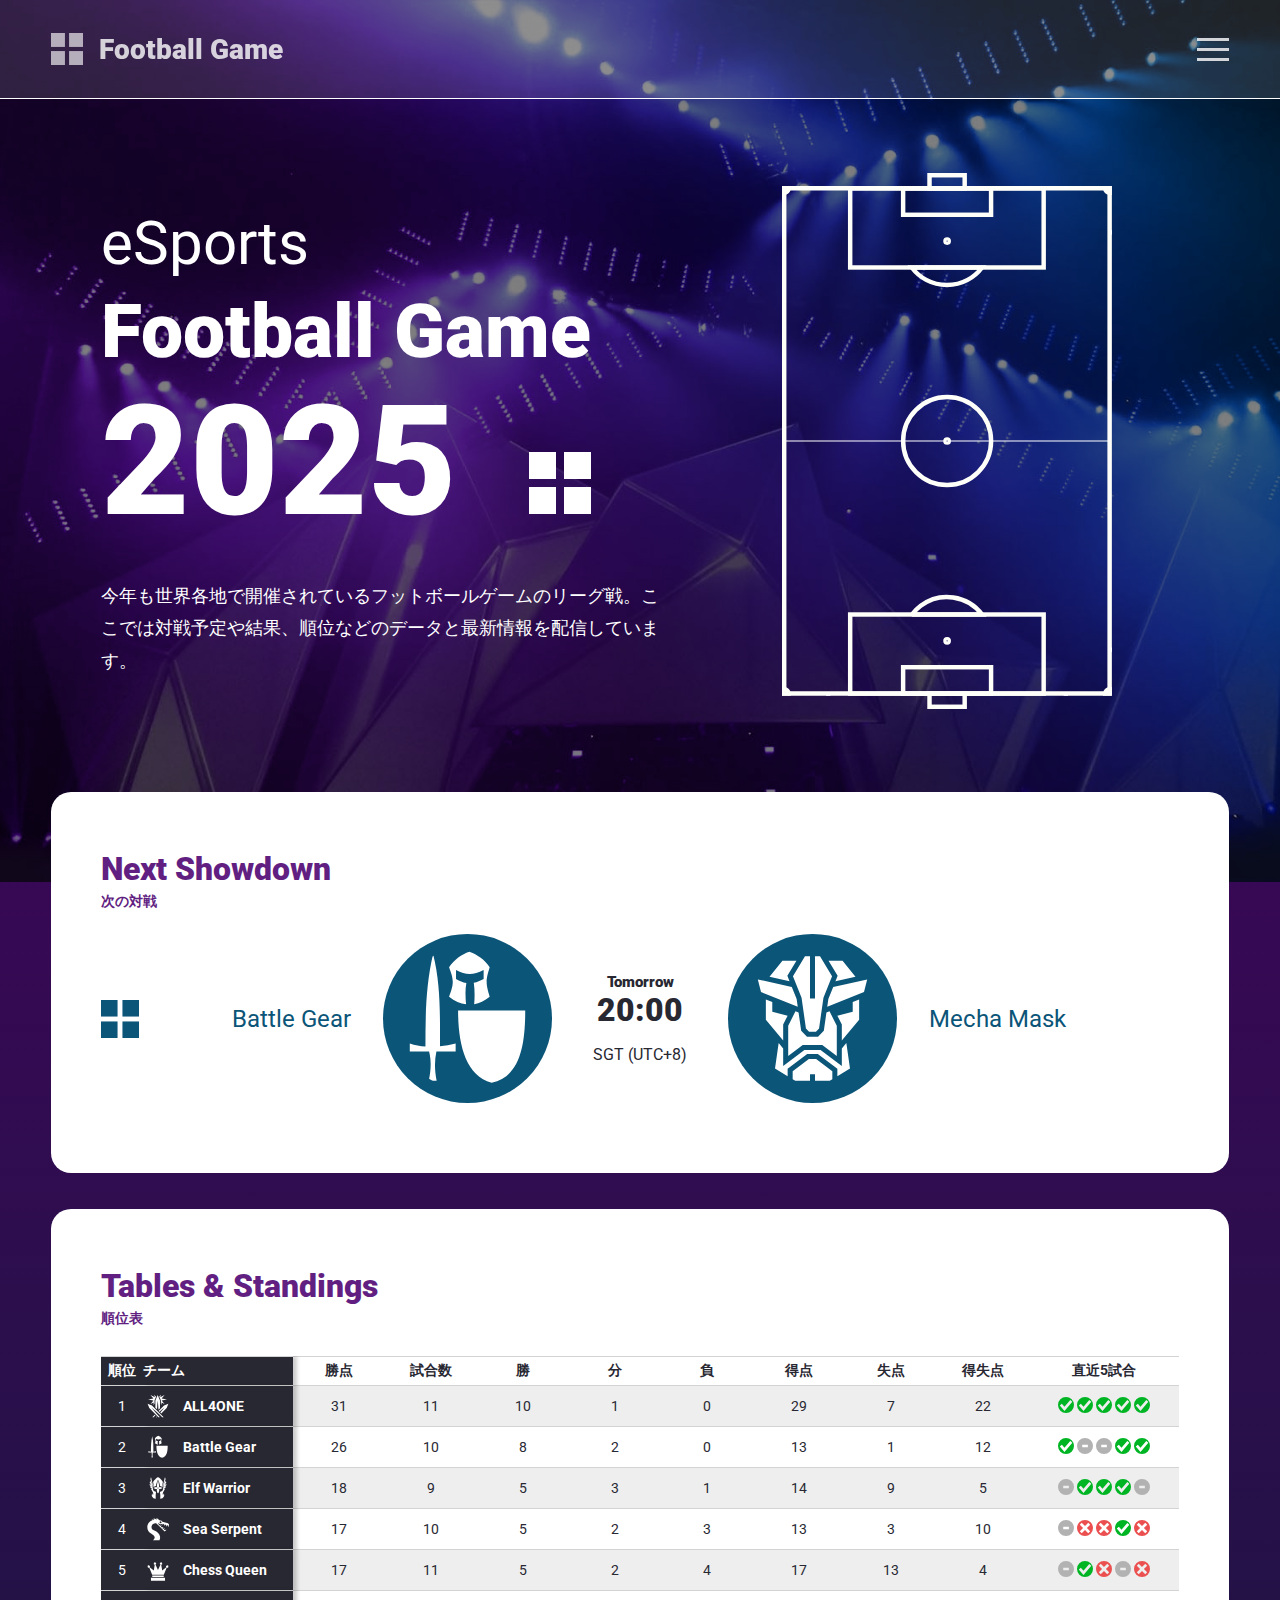
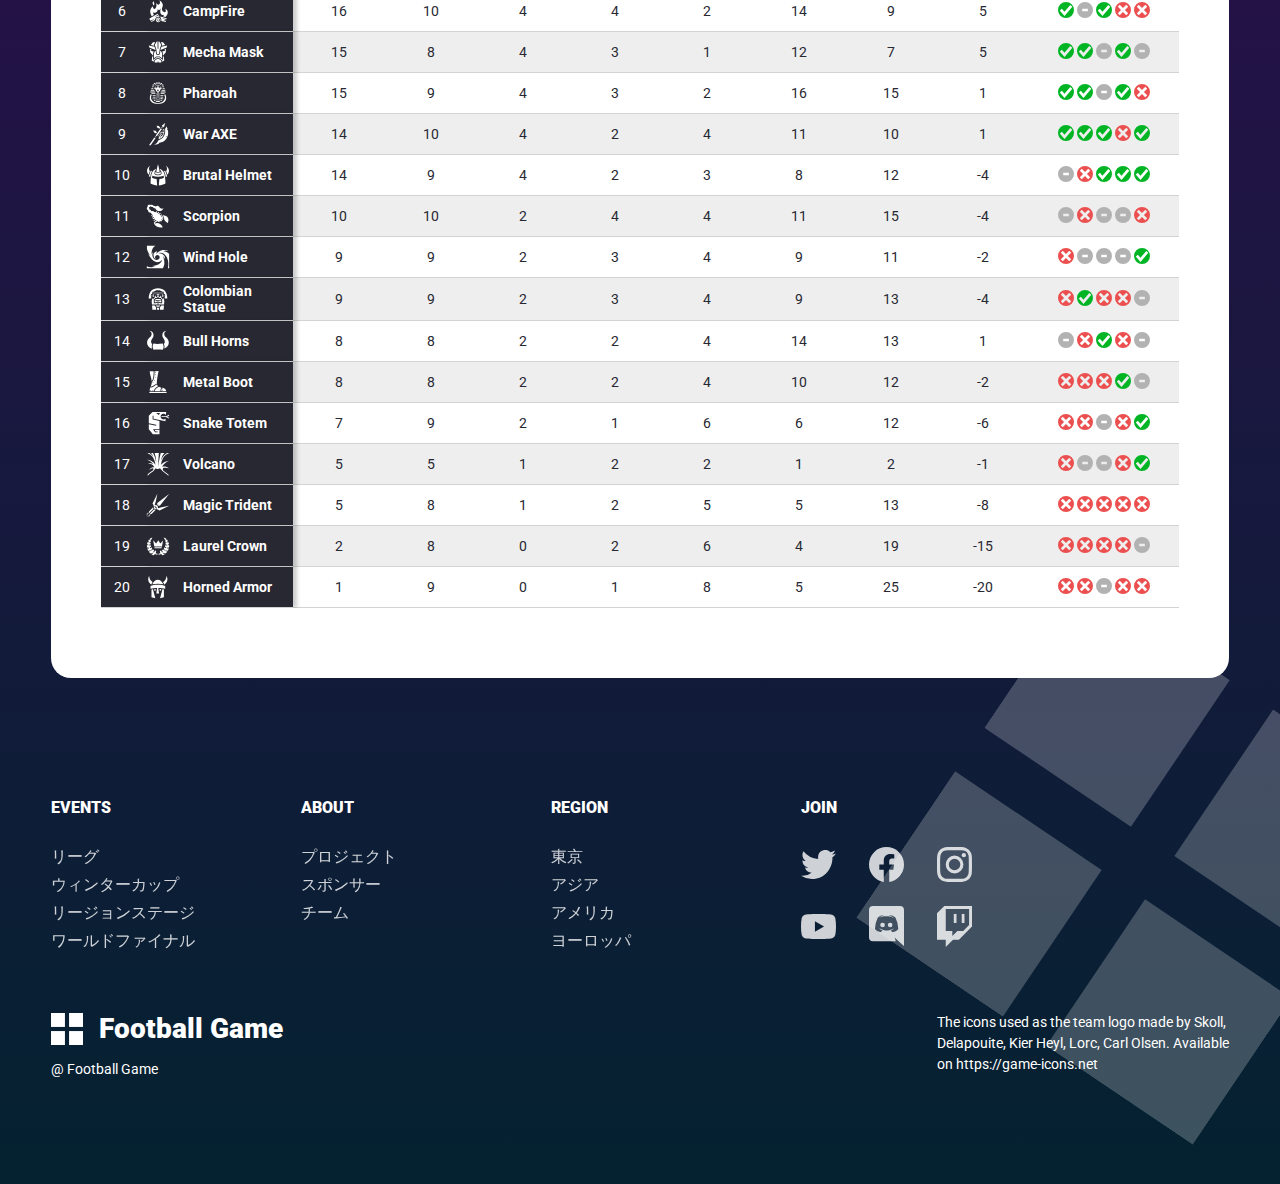
<file: practice07/case-study/index.html>
<!DOCTYPE html>
<html lang="ja">
<head>
	<meta charset="UTF-8">
	<meta name="viewport" content="width=device-width">
	<title>Football Game</title>

	<link rel="preconnect" href="https://fonts.gstatic.com">
	<link href="https://fonts.googleapis.com/css2?family=Roboto:wght@400;900&display=swap" rel="stylesheet">
	<link rel="stylesheet" href="style.css">
</head>
<body>

<header class="header">
	<div class="container">
		<div class="site">
			<img src="img/logo.svg" alt="">
			Football Game
		</div>

		<button class="navbtn"
		 onClick="document.querySelector('html').classList.toggle('open')">
			<span class="navbtn-bar"></span>
			<span class="sr-only">MENU</span>
		</button>

		<nav class="nav">
			<ul class="nav-menu">
				<li><a href="#">Next Showdown <span>次の対戦</span></a></li>
				<li><a href="#">Tables & Standings <span>順位表</span></a></li>
				<li><a href="#">Teams <span>チーム</span></a></li>
			</ul>

			<ul class="nav-sns">
				<li><a href="#"><img src="img-sns/logo-twitter.svg" alt="Twitter"></a></li>
				<li><a href="#"><img src="img-sns/logo-facebook.svg" alt="Facebook"></a></li>
				<li><a href="#"><img src="img-sns/logo-instagram.svg" alt="Instagram"></a></li>
				<li><a href="#"><img src="img-sns/logo-youtube.svg" alt="YouTube"></a></li>
				<li><a href="#"><img src="img-sns/logo-discord.svg" alt="Discord"></a></li>
				<li><a href="#"><img src="img-sns/logo-twitch.svg" alt="Twitch"></a></li>
			</ul>
		</nav>
	</div>
</header>

<div class="hero">
	<div class="hero-placeholder"
	style="background-image: url('[data-uri]')"></div>
	<div class="hero-main" style="background-image: url('img/hero.jpg');"></div>

	<div class="contents container">
		<figure>
			<img src="img/field.svg" alt="" width="151" height="245">
		</figure>
		<div class="text">
			<h1>
				<span class="title01"><span>eSports</span></span>
				<span class="title02"><span>Football Game</span></span>
				<span class="title03"><span>2025<img src="img/logo.svg" alt="" width="62" height="62"></span></span>
			</h1>
			<p>今年も世界各地で開催されているフットボールゲームのリーグ戦。ここでは対戦予定や結果、順位などのデータと最新情報を配信しています。</p>
		</div>
	</div>
</div>

<main class="container">

	<section class="showdown">
		<h2>Next Showdown</h2>
		<p>次の対戦</p>

		<div class="teams">
			<div class="team home">
				<img src="img-team/battle-gear.svg" alt="">
				Battle Gear
			</div>

			<div class="kickoff">
				<span class="date">Tomorrow</span>
				<span class="time">20:00</span>
				<span class="timezone">SGT (UTC+8)</span>
			</div>

			<div class="team away">
				<img src="img-team/mecha-mask.svg" alt="">
				Mecha Mask
			</div>
		</div>
	</section>

	<section class="standings">
		<h2>Tables & Standings</h2>
		<p>順位表</p>

		<div class="table-wrapper">
		<table class="table">
			<thead>
				<tr>
					<th>順位</th>
					<th>チーム</th>
					<th><span>勝点</span></th>
					<th><span>試合数</span></th>
					<th><span>勝</span></th>
					<th><span>分</span></th>
					<th><span>負</span></th>
					<th><span>得点</span></th>
					<th><span>失点</span></th>
					<th><span>得失点</span></th>
					<th>直近5試合</th>
				</tr>
			</thead>
			<tbody>
				<tr>	
					<th>1</th>
					<th>
						<a href="#">
							<img src="img-team/all4one.svg" alt="">
							ALL4ONE
						</a>
					</th>
					<td>31</td>
					<td>11</td>
					<td>10</td>
					<td>1</td>
					<td>0</td>
					<td>29</td>
					<td>7</td>
					<td>22</td>
					<td>
						<img src="img/win.svg" alt="勝ち">
						<img src="img/win.svg" alt="勝ち">
						<img src="img/win.svg" alt="勝ち">
						<img src="img/win.svg" alt="勝ち">
						<img src="img/win.svg" alt="勝ち">
					</td>
				</tr>
				<tr>
					<th>2</th>
					<th>
						<a href="#">
							<img src="img-team/battle-gear.svg" alt="">
							Battle Gear
						</a>
					</th>
					<td>26</td>
					<td>10</td>
					<td>8</td>
					<td>2</td>
					<td>0</td>
					<td>13</td>
					<td>1</td>
					<td>12</td>
					<td>
						<img src="img/win.svg" alt="勝ち">
						<img src="img/draw.svg" alt="引き分け">
						<img src="img/draw.svg" alt="引き分け">
						<img src="img/win.svg" alt="勝ち">
						<img src="img/win.svg" alt="勝ち">
					</td>
				</tr>
				<tr>
					<th>3</th>
					<th>
						<a href="#">
							<img src="img-team/elf-helmet.svg" alt="">
							Elf Warrior
						</a>
					</th>
					<td>18</td>
					<td>9</td>
					<td>5</td>
					<td>3</td>
					<td>1</td>
					<td>14</td>
					<td>9</td>
					<td>5</td>
					<td>
						<img src="img/draw.svg" alt="引き分け">
						<img src="img/win.svg" alt="勝ち">
						<img src="img/win.svg" alt="勝ち">
						<img src="img/win.svg" alt="勝ち">
						<img src="img/draw.svg" alt="引き分け">
					</td>
				</tr>
				<tr>
					<th>4</th>
					<th>
						<a href="#">
							<img src="img-team/sea-serpent.svg" alt="">
							Sea Serpent
						</a>
					</th>
					<td>17</td>
					<td>10</td>
					<td>5</td>
					<td>2</td>
					<td>3</td>
					<td>13</td>
					<td>3</td>
					<td>10</td>
					<td>
						<img src="img/draw.svg" alt="引き分け">
						<img src="img/lose.svg" alt="負け">
						<img src="img/lose.svg" alt="負け">
						<img src="img/win.svg" alt="勝ち">
						<img src="img/lose.svg" alt="負け">
					</td>
				</tr>
				<tr>
					<th>5</th>
					<th>
						<a href="#">
							<img src="img-team/chess-queen.svg" alt="">
							Chess Queen
						</a>
					</th>
					<td>17</td>
					<td>11</td>
					<td>5</td>
					<td>2</td>
					<td>4</td>
					<td>17</td>
					<td>13</td>
					<td>4</td>
					<td>
						<img src="img/draw.svg" alt="引き分け">
						<img src="img/win.svg" alt="勝ち">
						<img src="img/lose.svg" alt="負け">
						<img src="img/draw.svg" alt="引き分け">
						<img src="img/lose.svg" alt="負け">
					</td>
				</tr>
				<tr>
					<th>6</th>
					<th>
						<a href="#">
							<img src="img-team/campfire.svg" alt="">
							CampFire
						</a>
					</th>
					<td>16</td>
					<td>10</td>
					<td>4</td>
					<td>4</td>
					<td>2</td>
					<td>14</td>
					<td>9</td>
					<td>5</td>
					<td>
						<img src="img/win.svg" alt="勝ち">
						<img src="img/draw.svg" alt="引き分け">
						<img src="img/win.svg" alt="勝ち">
						<img src="img/lose.svg" alt="負け">
						<img src="img/lose.svg" alt="負け">
					</td>
				</tr>
				<tr>
					<th>7</th>
					<th>
						<a href="#">
							<img src="img-team/mecha-mask.svg" alt="">
							Mecha Mask
						</a>
					</th>
					<td>15</td>
					<td>8</td>
					<td>4</td>
					<td>3</td>
					<td>1</td>
					<td>12</td>
					<td>7</td>
					<td>5</td>
					<td>
						<img src="img/win.svg" alt="勝ち">
						<img src="img/win.svg" alt="勝ち">
						<img src="img/draw.svg" alt="引き分け">
						<img src="img/win.svg" alt="勝ち">
						<img src="img/draw.svg" alt="引き分け">
					</td>
				</tr>
				<tr>
					<th>8</th>
					<th>
						<a href="#">
							<img src="img-team/pharoah.svg" alt="">
							Pharoah
						</a>
					</th>
					<td>15</td>
					<td>9</td>
					<td>4</td>
					<td>3</td>
					<td>2</td>
					<td>16</td>
					<td>15</td>
					<td>1</td>
					<td>
						<img src="img/win.svg" alt="勝ち">
						<img src="img/win.svg" alt="勝ち">
						<img src="img/draw.svg" alt="引き分け">
						<img src="img/win.svg" alt="勝ち">
						<img src="img/lose.svg" alt="負け">
					</td>
				</tr>
				<tr>
					<th>9</th>
					<th>
						<a href="#">
							<img src="img-team/war-axe.svg" alt="">
							War AXE
						</a>
					</th>
					<td>14</td>
					<td>10</td>
					<td>4</td>
					<td>2</td>
					<td>4</td>
					<td>11</td>
					<td>10</td>
					<td>1</td>
					<td>
						<img src="img/win.svg" alt="勝ち">
						<img src="img/win.svg" alt="勝ち">
						<img src="img/win.svg" alt="勝ち">
						<img src="img/lose.svg" alt="負け">
						<img src="img/win.svg" alt="勝ち">
					</td>
				</tr>
				<tr>
					<th>10</th>
					<th>
						<a href="#">
							<img src="img-team/brutal-helmet.svg" alt="">
							Brutal Helmet
						</a>
					</th>
					<td>14</td>
					<td>9</td>
					<td>4</td>
					<td>2</td>
					<td>3</td>
					<td>8</td>
					<td>12</td>
					<td>-4</td>
					<td>
						<img src="img/draw.svg" alt="引き分け">
						<img src="img/lose.svg" alt="負け">
						<img src="img/win.svg" alt="勝ち">
						<img src="img/win.svg" alt="勝ち">
						<img src="img/win.svg" alt="勝ち">
					</td>
				</tr>
				<tr>
					<th>11</th>
					<th>
						<a href="#">
							<img src="img-team/scorpion.svg" alt="">
							Scorpion
						</a>
					</th>
					<td>10</td>
					<td>10</td>
					<td>2</td>
					<td>4</td>
					<td>4</td>
					<td>11</td>
					<td>15</td>
					<td>-4</td>
					<td>
						<img src="img/draw.svg" alt="引き分け">
						<img src="img/lose.svg" alt="負け">
						<img src="img/draw.svg" alt="引き分け">
						<img src="img/draw.svg" alt="引き分け">
						<img src="img/lose.svg" alt="負け">
					</td>
				</tr>
				<tr>
					<th>12</th>
					<th>
						<a href="#">
							<img src="img-team/wind-hole.svg" alt="">
							Wind Hole
						</a>
					</th>
					<td>9</td>
					<td>9</td>
					<td>2</td>
					<td>3</td>
					<td>4</td>
					<td>9</td>
					<td>11</td>
					<td>-2</td>
					<td>
						<img src="img/lose.svg" alt="負け">
						<img src="img/draw.svg" alt="引き分け">
						<img src="img/draw.svg" alt="引き分け">
						<img src="img/draw.svg" alt="引き分け">
						<img src="img/win.svg" alt="勝ち">
					</td>
				</tr>
				<tr>
					<th>13</th>
					<th>
						<a href="#">
							<img src="img-team/colombian-statue.svg" alt="">
							Colombian Statue
						</a>
					</th>
					<td>9</td>
					<td>9</td>
					<td>2</td>
					<td>3</td>
					<td>4</td>
					<td>9</td>
					<td>13</td>
					<td>-4</td>
					<td>
						<img src="img/lose.svg" alt="負け">
						<img src="img/win.svg" alt="勝ち">
						<img src="img/lose.svg" alt="負け">
						<img src="img/lose.svg" alt="負け">
						<img src="img/draw.svg" alt="引き分け">
					</td>
				</tr>
				<tr>
					<th>14</th>
					<th>
						<a href="#">
							<img src="img-team/bull-horns.svg" alt="">
							Bull Horns
						</a>
					</th>
					<td>8</td>
					<td>8</td>
					<td>2</td>
					<td>2</td>
					<td>4</td>
					<td>14</td>
					<td>13</td>
					<td>1</td>
					<td>
						<img src="img/draw.svg" alt="引き分け">
						<img src="img/lose.svg" alt="負け">
						<img src="img/win.svg" alt="勝ち">
						<img src="img/lose.svg" alt="負け">
						<img src="img/draw.svg" alt="引き分け">
					</td>
				</tr>
				<tr>
					<th>15</th>
					<th>
						<a href="#">
							<img src="img-team/metal-boot.svg" alt="">
							Metal Boot
						</a>
					</th>
					<td>8</td>
					<td>8</td>
					<td>2</td>
					<td>2</td>
					<td>4</td>
					<td>10</td>
					<td>12</td>
					<td>-2</td>
					<td>
						<img src="img/lose.svg" alt="負け">
						<img src="img/lose.svg" alt="負け">
						<img src="img/lose.svg" alt="負け">
						<img src="img/win.svg" alt="勝ち">
						<img src="img/draw.svg" alt="引き分け">
					</td>
				</tr>
				<tr>
					<th>16</th>
					<th>
						<a href="#">
							<img src="img-team/snake-totem.svg" alt="">
							Snake Totem
						</a>
					</th>
					<td>7</td>
					<td>9</td>
					<td>2</td>
					<td>1</td>
					<td>6</td>
					<td>6</td>
					<td>12</td>
					<td>-6</td>
					<td>
						<img src="img/lose.svg" alt="負け">
						<img src="img/lose.svg" alt="負け">
						<img src="img/draw.svg" alt="引き分け">
						<img src="img/lose.svg" alt="負け">
						<img src="img/win.svg" alt="勝ち">
					</td>
				</tr>
				<tr>
					<th>17</th>
					<th>
						<a href="#">
							<img src="img-team/volcano.svg" alt="">
							Volcano
						</a>
					</th>
					<td>5</td>
					<td>5</td>
					<td>1</td>
					<td>2</td>
					<td>2</td>
					<td>1</td>
					<td>2</td>
					<td>-1</td>
					<td>
						<img src="img/lose.svg" alt="負け">
						<img src="img/draw.svg" alt="引き分け">
						<img src="img/draw.svg" alt="引き分け">
						<img src="img/lose.svg" alt="負け">
						<img src="img/win.svg" alt="勝ち">
					</td>
				</tr>
				<tr>
					<th>18</th>
					<th>
						<a href="#">
							<img src="img-team/magic-trident.svg" alt="">
							Magic Trident
						</a>
					</th>
					<td>5</td>
					<td>8</td>
					<td>1</td>
					<td>2</td>
					<td>5</td>
					<td>5</td>
					<td>13</td>
					<td>-8</td>
					<td>
						<img src="img/lose.svg" alt="負け">
						<img src="img/lose.svg" alt="負け">
						<img src="img/lose.svg" alt="負け">
						<img src="img/lose.svg" alt="負け">
						<img src="img/lose.svg" alt="負け">
					</td>
				</tr>
				<tr>
					<th>19</th>
					<th>
						<a href="#">
							<img src="img-team/laurel-crown.svg" alt="">
							Laurel Crown
						</a>
					</th>
					<td>2</td>
					<td>8</td>
					<td>0</td>
					<td>2</td>
					<td>6</td>
					<td>4</td>
					<td>19</td>
					<td>-15</td>
					<td>
						<img src="img/lose.svg" alt="負け">
						<img src="img/lose.svg" alt="負け">
						<img src="img/lose.svg" alt="負け">
						<img src="img/lose.svg" alt="負け">
						<img src="img/draw.svg" alt="引き分け">
					</td>
				</tr>
				<tr>
					<th>20</th>
					<th>
						<a href="#">
							<img src="img-team/horned-armor.svg" alt="">
							Horned Armor
						</a>
					</th>
					<td>1</td>
					<td>9</td>
					<td>0</td>
					<td>1</td>
					<td>8</td>
					<td>5</td>
					<td>25</td>
					<td>-20</td>
					<td>
						<img src="img/lose.svg" alt="負け">
						<img src="img/lose.svg" alt="負け">
						<img src="img/draw.svg" alt="引き分け">
						<img src="img/lose.svg" alt="負け">
						<img src="img/lose.svg" alt="負け">
					</td>
				</tr>
			</tbody>
		</table>
		</div>
	</section>
</main>

<footer class="footer container">
	<nav class="menus">
		<div class="menu-text">
			<h3>EVENTS</h3>
			<ul>
				<li><a href="#">リーグ</a></li>
				<li><a href="#">ウィンターカップ</a></li>
				<li><a href="#">リージョンステージ</a></li>
				<li><a href="#">ワールドファイナル</a></li>
			</ul>
		</div>
		<div class="menu-text">
			<h3>ABOUT</h3>
			<ul>
				<li><a href="#">プロジェクト</a></li>
				<li><a href="#">スポンサー</a></li>
				<li><a href="#">チーム</a></li>
			</ul>
		</div>
		<div class="menu-text">
			<h3>REGION</h3>
			<ul>
				<li><a href="#">東京</a></li>
				<li><a href="#">アジア</a></li>
				<li><a href="#">アメリカ</a></li>
				<li><a href="#">ヨーロッパ</a></li>
			</ul>
		</div>
		<div class="menu-sns">
			<h3>JOIN</h3>
			<ul>
				<li><a href="#"><img src="img-sns/logo-twitter.svg" alt="Twitter"></a></li>
				<li><a href="#"><img src="img-sns/logo-facebook.svg" alt="Facebook"></a></li>
				<li><a href="#"><img src="img-sns/logo-instagram.svg" alt="Instagram"></a></li>
				<li><a href="#"><img src="img-sns/logo-youtube.svg" alt="YouTube"></a></li>
				<li><a href="#"><img src="img-sns/logo-discord.svg" alt="Discord"></a></li>
				<li><a href="#"><img src="img-sns/logo-twitch.svg" alt="Twitch"></a></li>
			</ul>
		</div>
	</nav>

	<div class="attribution">
		<div>
			<div class="site">
				<img src="img/logo.svg" alt="">
				Football Game
			</div>
			<div class="copyright">@ Football Game</div>
		</div>
		<div class="teamlogo">
			The icons used as the team logo made by Skoll, <br>
			Delapouite, Kier Heyl, Lorc, Carl Olsen. Available <br>
			on <a href="https://game-icons.net">https://game-icons.net</a>
		</div>
	</div>

	<img src="img/logo.svg" alt="" class="footer-deco">
</footer>

</body>
</html>
</file>
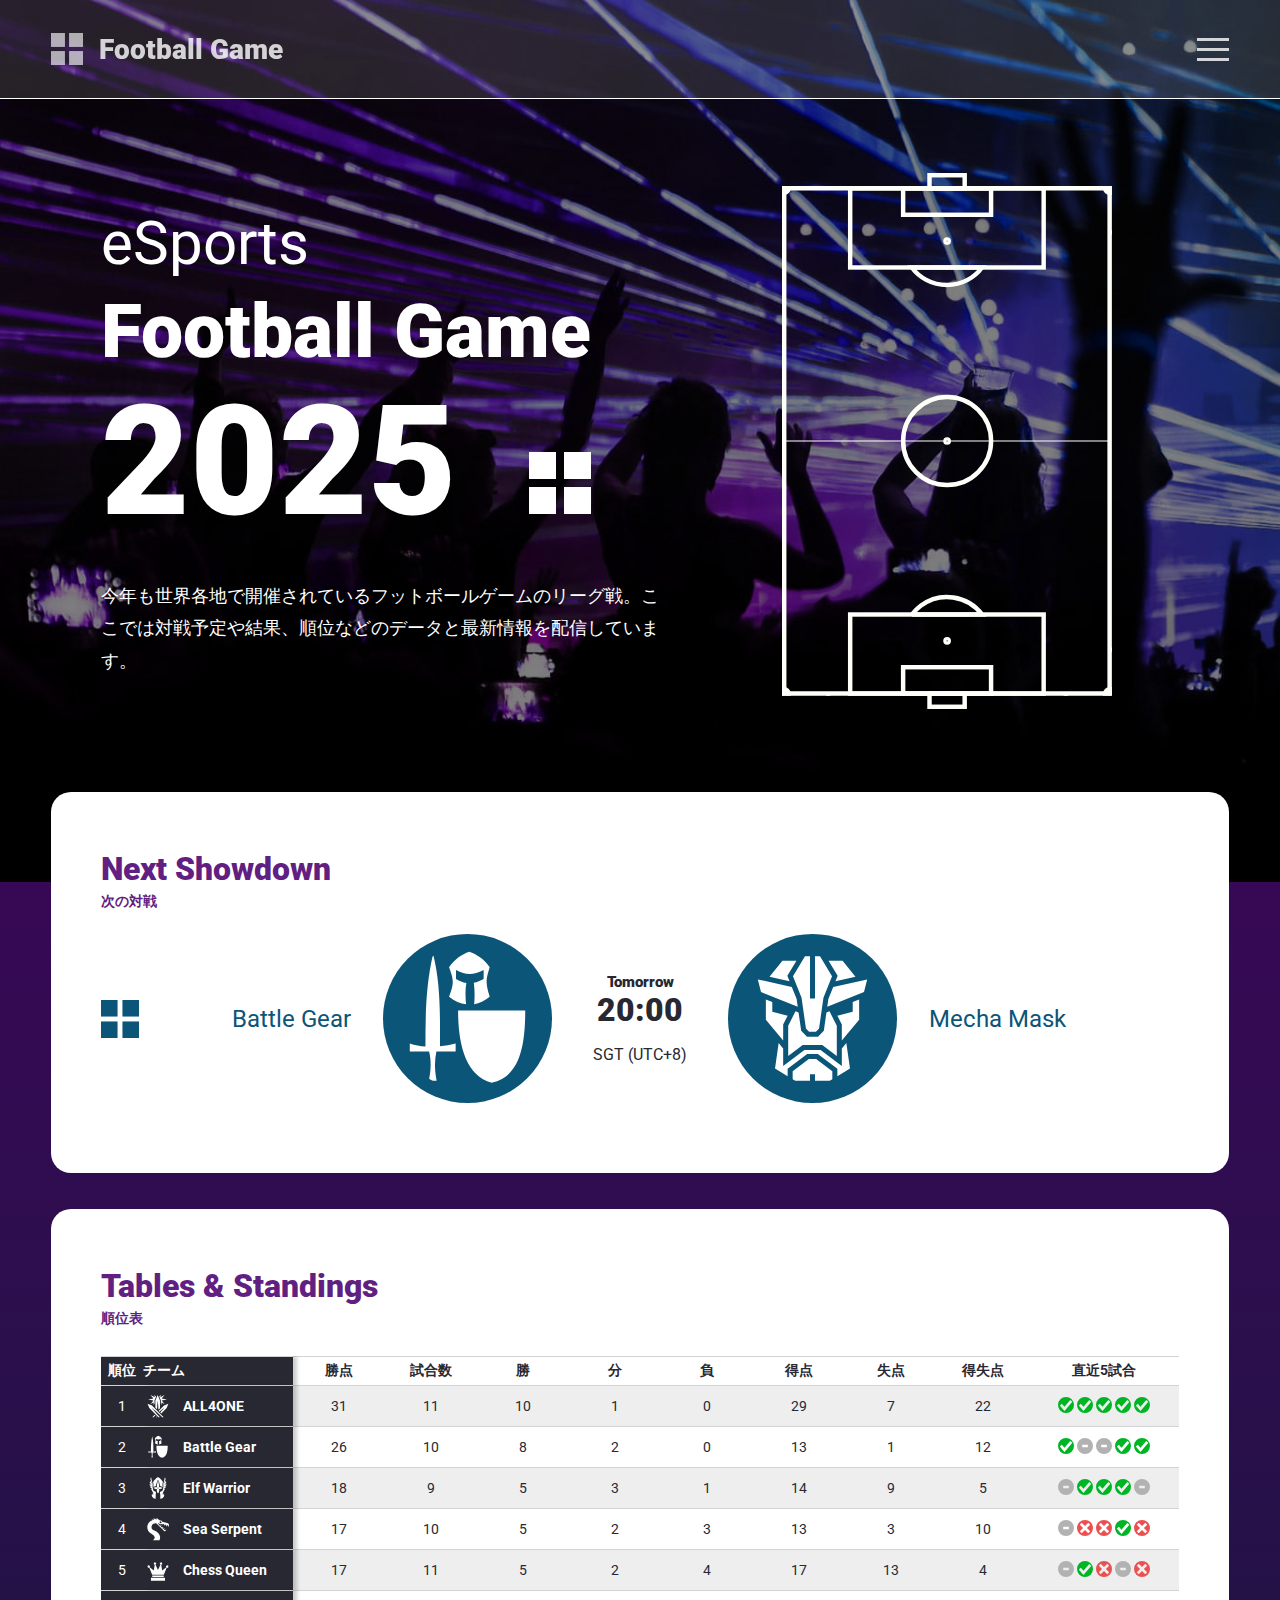
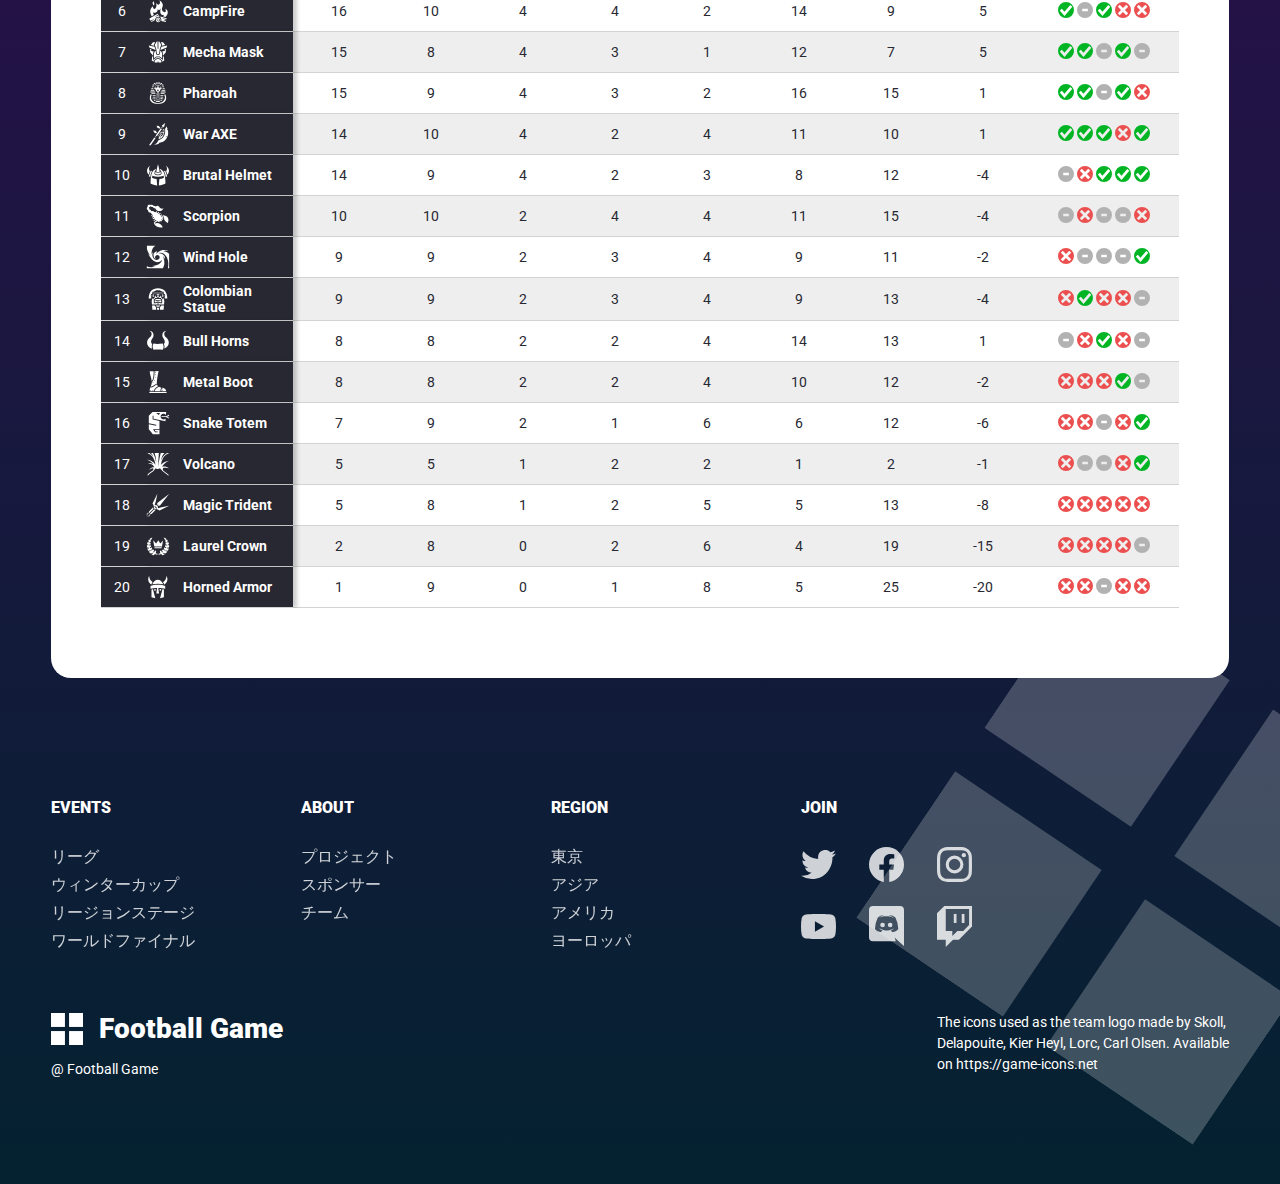
<file: practice07/case-study/index-case1.html>
<!DOCTYPE html>
<html lang="ja">
<head>
	<meta charset="UTF-8">
	<meta name="viewport" content="width=device-width">
	<title>Football Game</title>

	<link rel="preconnect" href="https://fonts.gstatic.com">
	<link href="https://fonts.googleapis.com/css2?family=Roboto:wght@400;900&display=swap" rel="stylesheet">
	<link rel="stylesheet" href="style.css">
</head>
<body>

<header class="header">
	<div class="container">
		<div class="site">
			<img src="img/logo.svg" alt="">
			Football Game
		</div>

		<button class="navbtn"
		 onClick="document.querySelector('html').classList.toggle('open')">
			<span class="navbtn-bar"></span>
			<span class="sr-only">MENU</span>
		</button>

		<nav class="nav">
			<ul class="nav-menu">
				<li><a href="#">Next Showdown <span>次の対戦</span></a></li>
				<li><a href="#">Tables & Standings <span>順位表</span></a></li>
				<li><a href="#">Teams <span>チーム</span></a></li>
			</ul>

			<ul class="nav-sns">
				<li><a href="#"><img src="img-sns/logo-twitter.svg" alt="Twitter"></a></li>
				<li><a href="#"><img src="img-sns/logo-facebook.svg" alt="Facebook"></a></li>
				<li><a href="#"><img src="img-sns/logo-instagram.svg" alt="Instagram"></a></li>
				<li><a href="#"><img src="img-sns/logo-youtube.svg" alt="YouTube"></a></li>
				<li><a href="#"><img src="img-sns/logo-discord.svg" alt="Discord"></a></li>
				<li><a href="#"><img src="img-sns/logo-twitch.svg" alt="Twitch"></a></li>
			</ul>
		</nav>
	</div>
</header>

<div class="hero">
	<div class="hero-placeholder"
	style="background-image: url('[data-uri]')"></div>

	<div class="hero-main" style="background-image: url('img/hero-case1.jpg');"></div>

	<div class="contents container">
		<figure>
			<img src="img/field.svg" alt="" width="151" height="245">
		</figure>
		<div class="text">
			<h1>
				<span class="title01"><span>eSports</span></span>
				<span class="title02"><span>Football Game</span></span>
				<span class="title03"><span>2025<img src="img/logo.svg" alt="" width="62" height="62"></span></span>
			</h1>
			<p>今年も世界各地で開催されているフットボールゲームのリーグ戦。ここでは対戦予定や結果、順位などのデータと最新情報を配信しています。</p>
		</div>
	</div>
</div>

<main class="container">

	<section class="showdown">
		<h2>Next Showdown</h2>
		<p>次の対戦</p>

		<div class="teams">
			<div class="team home">
				<img src="img-team/battle-gear.svg" alt="">
				Battle Gear
			</div>

			<div class="kickoff">
				<span class="date">Tomorrow</span>
				<span class="time">20:00</span>
				<span class="timezone">SGT (UTC+8)</span>
			</div>

			<div class="team away">
				<img src="img-team/mecha-mask.svg" alt="">
				Mecha Mask
			</div>
		</div>
	</section>

	<section class="standings">
		<h2>Tables & Standings</h2>
		<p>順位表</p>

		<div class="table-wrapper">
		<table class="table">
			<thead>
				<tr>
					<th>順位</th>
					<th>チーム</th>
					<th><span>勝点</span></th>
					<th><span>試合数</span></th>
					<th><span>勝</span></th>
					<th><span>分</span></th>
					<th><span>負</span></th>
					<th><span>得点</span></th>
					<th><span>失点</span></th>
					<th><span>得失点</span></th>
					<th>直近5試合</th>
				</tr>
			</thead>
			<tbody>
				<tr>	
					<th>1</th>
					<th>
						<a href="#">
							<img src="img-team/all4one.svg" alt="">
							ALL4ONE
						</a>
					</th>
					<td>31</td>
					<td>11</td>
					<td>10</td>
					<td>1</td>
					<td>0</td>
					<td>29</td>
					<td>7</td>
					<td>22</td>
					<td>
						<img src="img/win.svg" alt="勝ち">
						<img src="img/win.svg" alt="勝ち">
						<img src="img/win.svg" alt="勝ち">
						<img src="img/win.svg" alt="勝ち">
						<img src="img/win.svg" alt="勝ち">
					</td>
				</tr>
				<tr>
					<th>2</th>
					<th>
						<a href="#">
							<img src="img-team/battle-gear.svg" alt="">
							Battle Gear
						</a>
					</th>
					<td>26</td>
					<td>10</td>
					<td>8</td>
					<td>2</td>
					<td>0</td>
					<td>13</td>
					<td>1</td>
					<td>12</td>
					<td>
						<img src="img/win.svg" alt="勝ち">
						<img src="img/draw.svg" alt="引き分け">
						<img src="img/draw.svg" alt="引き分け">
						<img src="img/win.svg" alt="勝ち">
						<img src="img/win.svg" alt="勝ち">
					</td>
				</tr>
				<tr>
					<th>3</th>
					<th>
						<a href="#">
							<img src="img-team/elf-helmet.svg" alt="">
							Elf Warrior
						</a>
					</th>
					<td>18</td>
					<td>9</td>
					<td>5</td>
					<td>3</td>
					<td>1</td>
					<td>14</td>
					<td>9</td>
					<td>5</td>
					<td>
						<img src="img/draw.svg" alt="引き分け">
						<img src="img/win.svg" alt="勝ち">
						<img src="img/win.svg" alt="勝ち">
						<img src="img/win.svg" alt="勝ち">
						<img src="img/draw.svg" alt="引き分け">
					</td>
				</tr>
				<tr>
					<th>4</th>
					<th>
						<a href="#">
							<img src="img-team/sea-serpent.svg" alt="">
							Sea Serpent
						</a>
					</th>
					<td>17</td>
					<td>10</td>
					<td>5</td>
					<td>2</td>
					<td>3</td>
					<td>13</td>
					<td>3</td>
					<td>10</td>
					<td>
						<img src="img/draw.svg" alt="引き分け">
						<img src="img/lose.svg" alt="負け">
						<img src="img/lose.svg" alt="負け">
						<img src="img/win.svg" alt="勝ち">
						<img src="img/lose.svg" alt="負け">
					</td>
				</tr>
				<tr>
					<th>5</th>
					<th>
						<a href="#">
							<img src="img-team/chess-queen.svg" alt="">
							Chess Queen
						</a>
					</th>
					<td>17</td>
					<td>11</td>
					<td>5</td>
					<td>2</td>
					<td>4</td>
					<td>17</td>
					<td>13</td>
					<td>4</td>
					<td>
						<img src="img/draw.svg" alt="引き分け">
						<img src="img/win.svg" alt="勝ち">
						<img src="img/lose.svg" alt="負け">
						<img src="img/draw.svg" alt="引き分け">
						<img src="img/lose.svg" alt="負け">
					</td>
				</tr>
				<tr>
					<th>6</th>
					<th>
						<a href="#">
							<img src="img-team/campfire.svg" alt="">
							CampFire
						</a>
					</th>
					<td>16</td>
					<td>10</td>
					<td>4</td>
					<td>4</td>
					<td>2</td>
					<td>14</td>
					<td>9</td>
					<td>5</td>
					<td>
						<img src="img/win.svg" alt="勝ち">
						<img src="img/draw.svg" alt="引き分け">
						<img src="img/win.svg" alt="勝ち">
						<img src="img/lose.svg" alt="負け">
						<img src="img/lose.svg" alt="負け">
					</td>
				</tr>
				<tr>
					<th>7</th>
					<th>
						<a href="#">
							<img src="img-team/mecha-mask.svg" alt="">
							Mecha Mask
						</a>
					</th>
					<td>15</td>
					<td>8</td>
					<td>4</td>
					<td>3</td>
					<td>1</td>
					<td>12</td>
					<td>7</td>
					<td>5</td>
					<td>
						<img src="img/win.svg" alt="勝ち">
						<img src="img/win.svg" alt="勝ち">
						<img src="img/draw.svg" alt="引き分け">
						<img src="img/win.svg" alt="勝ち">
						<img src="img/draw.svg" alt="引き分け">
					</td>
				</tr>
				<tr>
					<th>8</th>
					<th>
						<a href="#">
							<img src="img-team/pharoah.svg" alt="">
							Pharoah
						</a>
					</th>
					<td>15</td>
					<td>9</td>
					<td>4</td>
					<td>3</td>
					<td>2</td>
					<td>16</td>
					<td>15</td>
					<td>1</td>
					<td>
						<img src="img/win.svg" alt="勝ち">
						<img src="img/win.svg" alt="勝ち">
						<img src="img/draw.svg" alt="引き分け">
						<img src="img/win.svg" alt="勝ち">
						<img src="img/lose.svg" alt="負け">
					</td>
				</tr>
				<tr>
					<th>9</th>
					<th>
						<a href="#">
							<img src="img-team/war-axe.svg" alt="">
							War AXE
						</a>
					</th>
					<td>14</td>
					<td>10</td>
					<td>4</td>
					<td>2</td>
					<td>4</td>
					<td>11</td>
					<td>10</td>
					<td>1</td>
					<td>
						<img src="img/win.svg" alt="勝ち">
						<img src="img/win.svg" alt="勝ち">
						<img src="img/win.svg" alt="勝ち">
						<img src="img/lose.svg" alt="負け">
						<img src="img/win.svg" alt="勝ち">
					</td>
				</tr>
				<tr>
					<th>10</th>
					<th>
						<a href="#">
							<img src="img-team/brutal-helmet.svg" alt="">
							Brutal Helmet
						</a>
					</th>
					<td>14</td>
					<td>9</td>
					<td>4</td>
					<td>2</td>
					<td>3</td>
					<td>8</td>
					<td>12</td>
					<td>-4</td>
					<td>
						<img src="img/draw.svg" alt="引き分け">
						<img src="img/lose.svg" alt="負け">
						<img src="img/win.svg" alt="勝ち">
						<img src="img/win.svg" alt="勝ち">
						<img src="img/win.svg" alt="勝ち">
					</td>
				</tr>
				<tr>
					<th>11</th>
					<th>
						<a href="#">
							<img src="img-team/scorpion.svg" alt="">
							Scorpion
						</a>
					</th>
					<td>10</td>
					<td>10</td>
					<td>2</td>
					<td>4</td>
					<td>4</td>
					<td>11</td>
					<td>15</td>
					<td>-4</td>
					<td>
						<img src="img/draw.svg" alt="引き分け">
						<img src="img/lose.svg" alt="負け">
						<img src="img/draw.svg" alt="引き分け">
						<img src="img/draw.svg" alt="引き分け">
						<img src="img/lose.svg" alt="負け">
					</td>
				</tr>
				<tr>
					<th>12</th>
					<th>
						<a href="#">
							<img src="img-team/wind-hole.svg" alt="">
							Wind Hole
						</a>
					</th>
					<td>9</td>
					<td>9</td>
					<td>2</td>
					<td>3</td>
					<td>4</td>
					<td>9</td>
					<td>11</td>
					<td>-2</td>
					<td>
						<img src="img/lose.svg" alt="負け">
						<img src="img/draw.svg" alt="引き分け">
						<img src="img/draw.svg" alt="引き分け">
						<img src="img/draw.svg" alt="引き分け">
						<img src="img/win.svg" alt="勝ち">
					</td>
				</tr>
				<tr>
					<th>13</th>
					<th>
						<a href="#">
							<img src="img-team/colombian-statue.svg" alt="">
							Colombian Statue
						</a>
					</th>
					<td>9</td>
					<td>9</td>
					<td>2</td>
					<td>3</td>
					<td>4</td>
					<td>9</td>
					<td>13</td>
					<td>-4</td>
					<td>
						<img src="img/lose.svg" alt="負け">
						<img src="img/win.svg" alt="勝ち">
						<img src="img/lose.svg" alt="負け">
						<img src="img/lose.svg" alt="負け">
						<img src="img/draw.svg" alt="引き分け">
					</td>
				</tr>
				<tr>
					<th>14</th>
					<th>
						<a href="#">
							<img src="img-team/bull-horns.svg" alt="">
							Bull Horns
						</a>
					</th>
					<td>8</td>
					<td>8</td>
					<td>2</td>
					<td>2</td>
					<td>4</td>
					<td>14</td>
					<td>13</td>
					<td>1</td>
					<td>
						<img src="img/draw.svg" alt="引き分け">
						<img src="img/lose.svg" alt="負け">
						<img src="img/win.svg" alt="勝ち">
						<img src="img/lose.svg" alt="負け">
						<img src="img/draw.svg" alt="引き分け">
					</td>
				</tr>
				<tr>
					<th>15</th>
					<th>
						<a href="#">
							<img src="img-team/metal-boot.svg" alt="">
							Metal Boot
						</a>
					</th>
					<td>8</td>
					<td>8</td>
					<td>2</td>
					<td>2</td>
					<td>4</td>
					<td>10</td>
					<td>12</td>
					<td>-2</td>
					<td>
						<img src="img/lose.svg" alt="負け">
						<img src="img/lose.svg" alt="負け">
						<img src="img/lose.svg" alt="負け">
						<img src="img/win.svg" alt="勝ち">
						<img src="img/draw.svg" alt="引き分け">
					</td>
				</tr>
				<tr>
					<th>16</th>
					<th>
						<a href="#">
							<img src="img-team/snake-totem.svg" alt="">
							Snake Totem
						</a>
					</th>
					<td>7</td>
					<td>9</td>
					<td>2</td>
					<td>1</td>
					<td>6</td>
					<td>6</td>
					<td>12</td>
					<td>-6</td>
					<td>
						<img src="img/lose.svg" alt="負け">
						<img src="img/lose.svg" alt="負け">
						<img src="img/draw.svg" alt="引き分け">
						<img src="img/lose.svg" alt="負け">
						<img src="img/win.svg" alt="勝ち">
					</td>
				</tr>
				<tr>
					<th>17</th>
					<th>
						<a href="#">
							<img src="img-team/volcano.svg" alt="">
							Volcano
						</a>
					</th>
					<td>5</td>
					<td>5</td>
					<td>1</td>
					<td>2</td>
					<td>2</td>
					<td>1</td>
					<td>2</td>
					<td>-1</td>
					<td>
						<img src="img/lose.svg" alt="負け">
						<img src="img/draw.svg" alt="引き分け">
						<img src="img/draw.svg" alt="引き分け">
						<img src="img/lose.svg" alt="負け">
						<img src="img/win.svg" alt="勝ち">
					</td>
				</tr>
				<tr>
					<th>18</th>
					<th>
						<a href="#">
							<img src="img-team/magic-trident.svg" alt="">
							Magic Trident
						</a>
					</th>
					<td>5</td>
					<td>8</td>
					<td>1</td>
					<td>2</td>
					<td>5</td>
					<td>5</td>
					<td>13</td>
					<td>-8</td>
					<td>
						<img src="img/lose.svg" alt="負け">
						<img src="img/lose.svg" alt="負け">
						<img src="img/lose.svg" alt="負け">
						<img src="img/lose.svg" alt="負け">
						<img src="img/lose.svg" alt="負け">
					</td>
				</tr>
				<tr>
					<th>19</th>
					<th>
						<a href="#">
							<img src="img-team/laurel-crown.svg" alt="">
							Laurel Crown
						</a>
					</th>
					<td>2</td>
					<td>8</td>
					<td>0</td>
					<td>2</td>
					<td>6</td>
					<td>4</td>
					<td>19</td>
					<td>-15</td>
					<td>
						<img src="img/lose.svg" alt="負け">
						<img src="img/lose.svg" alt="負け">
						<img src="img/lose.svg" alt="負け">
						<img src="img/lose.svg" alt="負け">
						<img src="img/draw.svg" alt="引き分け">
					</td>
				</tr>
				<tr>
					<th>20</th>
					<th>
						<a href="#">
							<img src="img-team/horned-armor.svg" alt="">
							Horned Armor
						</a>
					</th>
					<td>1</td>
					<td>9</td>
					<td>0</td>
					<td>1</td>
					<td>8</td>
					<td>5</td>
					<td>25</td>
					<td>-20</td>
					<td>
						<img src="img/lose.svg" alt="負け">
						<img src="img/lose.svg" alt="負け">
						<img src="img/draw.svg" alt="引き分け">
						<img src="img/lose.svg" alt="負け">
						<img src="img/lose.svg" alt="負け">
					</td>
				</tr>
			</tbody>
		</table>
		</div>
	</section>
</main>

<footer class="footer container">
	<nav class="menus">
		<div class="menu-text">
			<h3>EVENTS</h3>
			<ul>
				<li><a href="#">リーグ</a></li>
				<li><a href="#">ウィンターカップ</a></li>
				<li><a href="#">リージョンステージ</a></li>
				<li><a href="#">ワールドファイナル</a></li>
			</ul>
		</div>
		<div class="menu-text">
			<h3>ABOUT</h3>
			<ul>
				<li><a href="#">プロジェクト</a></li>
				<li><a href="#">スポンサー</a></li>
				<li><a href="#">チーム</a></li>
			</ul>
		</div>
		<div class="menu-text">
			<h3>REGION</h3>
			<ul>
				<li><a href="#">東京</a></li>
				<li><a href="#">アジア</a></li>
				<li><a href="#">アメリカ</a></li>
				<li><a href="#">ヨーロッパ</a></li>
			</ul>
		</div>
		<div class="menu-sns">
			<h3>JOIN</h3>
			<ul>
				<li><a href="#"><img src="img-sns/logo-twitter.svg" alt="Twitter"></a></li>
				<li><a href="#"><img src="img-sns/logo-facebook.svg" alt="Facebook"></a></li>
				<li><a href="#"><img src="img-sns/logo-instagram.svg" alt="Instagram"></a></li>
				<li><a href="#"><img src="img-sns/logo-youtube.svg" alt="YouTube"></a></li>
				<li><a href="#"><img src="img-sns/logo-discord.svg" alt="Discord"></a></li>
				<li><a href="#"><img src="img-sns/logo-twitch.svg" alt="Twitch"></a></li>
			</ul>
		</div>
	</nav>

	<div class="attribution">
		<div>
			<div class="site">
				<img src="img/logo.svg" alt="">
				Football Game
			</div>
			<div class="copyright">@ Football Game</div>
		</div>
		<div class="teamlogo">
			The icons used as the team logo made by Skoll, <br>
			Delapouite, Kier Heyl, Lorc, Carl Olsen. Available <br>
			on <a href="https://game-icons.net">https://game-icons.net</a>
		</div>
	</div>

	<img src="img/logo.svg" alt="" class="footer-deco">
</footer>

</body>
</html>
</file>
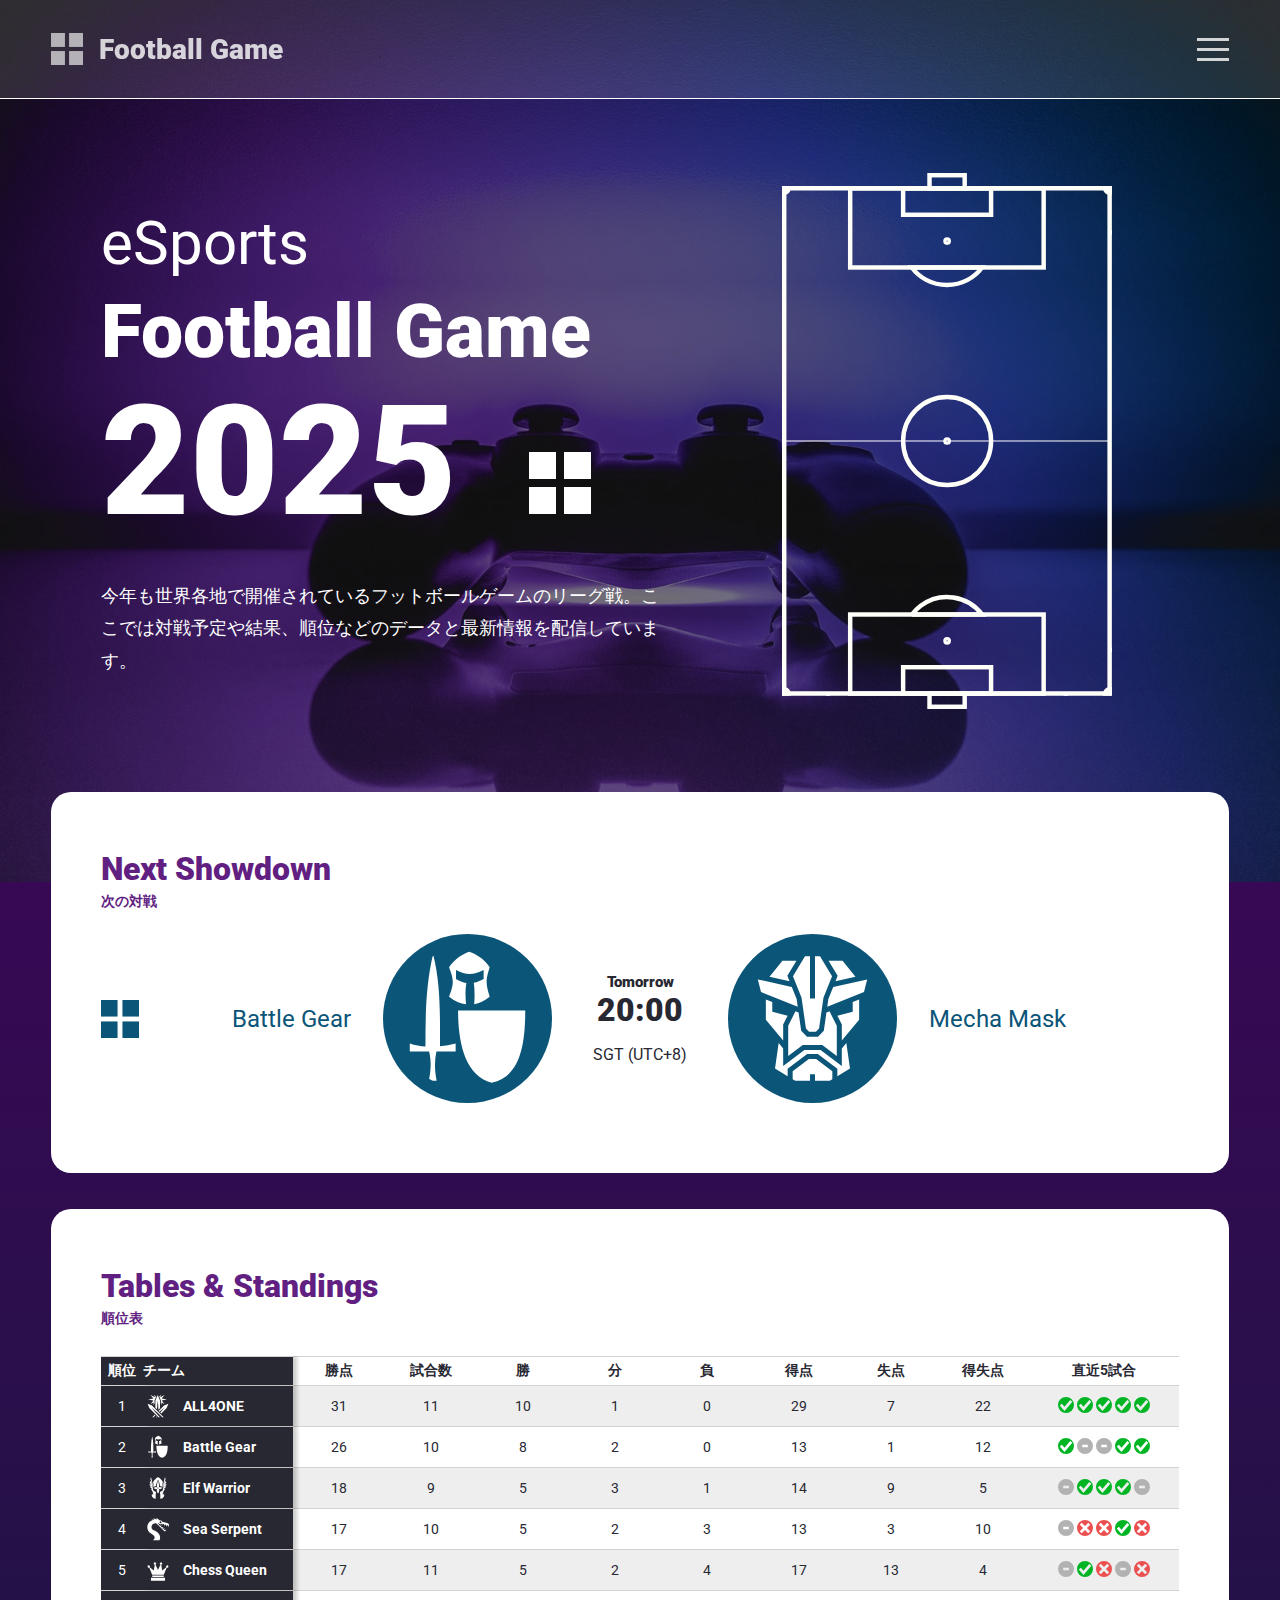
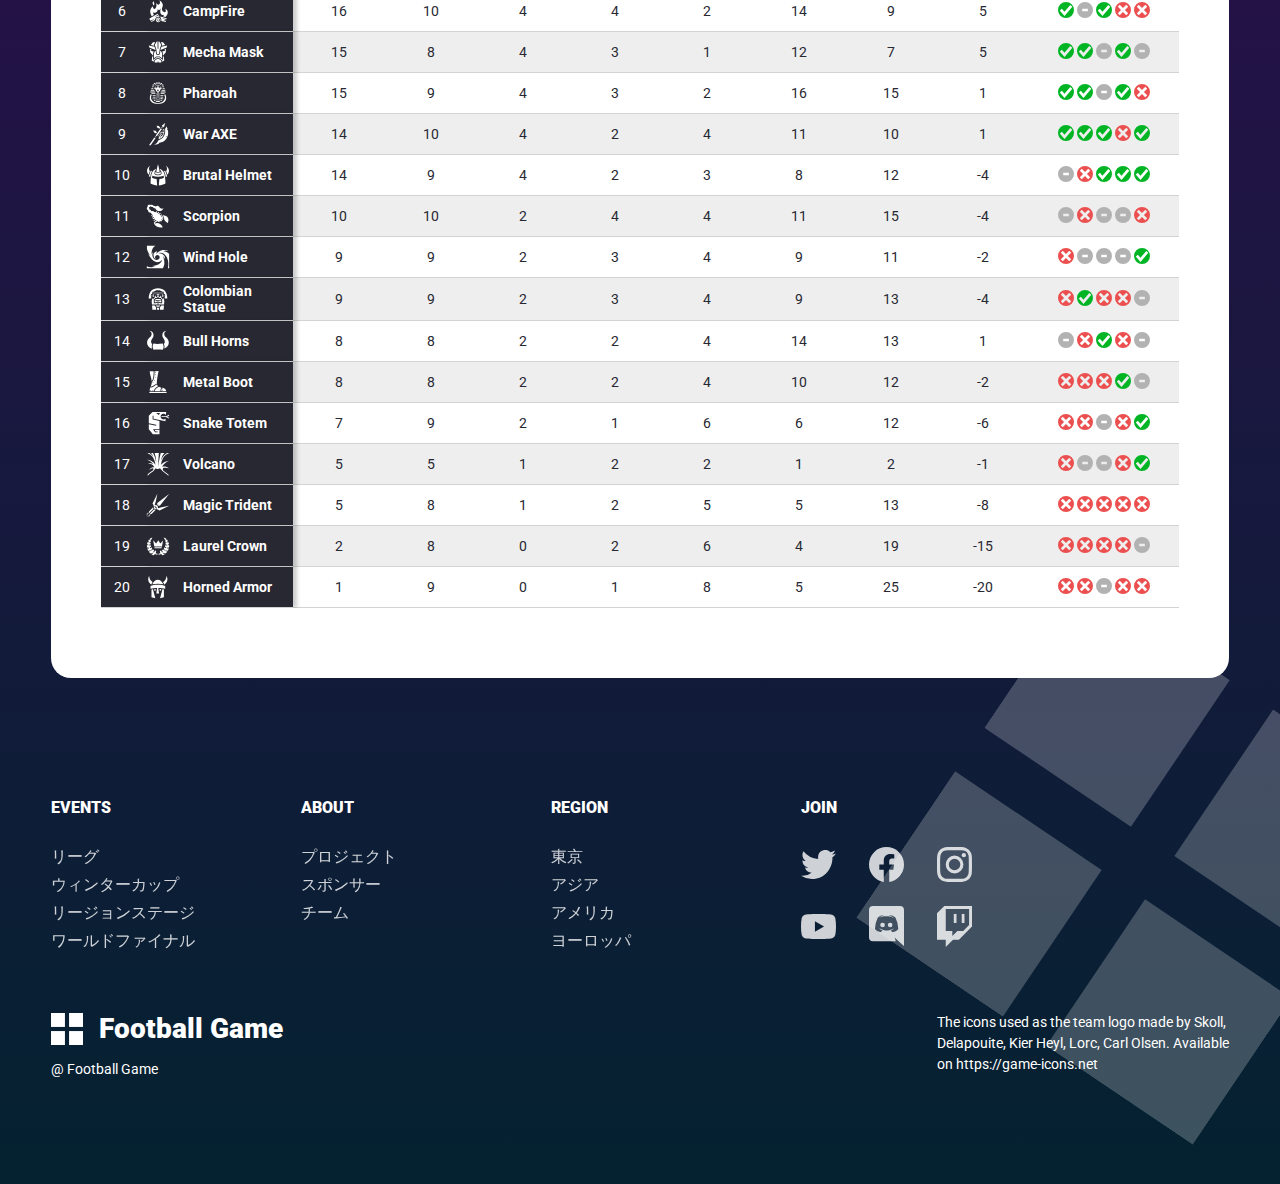
<file: practice07/case-study/index-case2.html>
<!DOCTYPE html>
<html lang="ja">
<head>
	<meta charset="UTF-8">
	<meta name="viewport" content="width=device-width">
	<title>Football Game</title>

	<link rel="preconnect" href="https://fonts.gstatic.com">
	<link href="https://fonts.googleapis.com/css2?family=Roboto:wght@400;900&display=swap" rel="stylesheet">
	<link rel="stylesheet" href="style.css">
</head>
<body>

<header class="header">
	<div class="container">
		<div class="site">
			<img src="img/logo.svg" alt="">
			Football Game
		</div>

		<button class="navbtn"
		 onClick="document.querySelector('html').classList.toggle('open')">
			<span class="navbtn-bar"></span>
			<span class="sr-only">MENU</span>
		</button>

		<nav class="nav">
			<ul class="nav-menu">
				<li><a href="#">Next Showdown <span>次の対戦</span></a></li>
				<li><a href="#">Tables & Standings <span>順位表</span></a></li>
				<li><a href="#">Teams <span>チーム</span></a></li>
			</ul>

			<ul class="nav-sns">
				<li><a href="#"><img src="img-sns/logo-twitter.svg" alt="Twitter"></a></li>
				<li><a href="#"><img src="img-sns/logo-facebook.svg" alt="Facebook"></a></li>
				<li><a href="#"><img src="img-sns/logo-instagram.svg" alt="Instagram"></a></li>
				<li><a href="#"><img src="img-sns/logo-youtube.svg" alt="YouTube"></a></li>
				<li><a href="#"><img src="img-sns/logo-discord.svg" alt="Discord"></a></li>
				<li><a href="#"><img src="img-sns/logo-twitch.svg" alt="Twitch"></a></li>
			</ul>
		</nav>
	</div>
</header>

<div class="hero">
	<div class="hero-placeholder"
	style="background-image: url('[data-uri]')"></div>

	<div class="hero-main" style="background-image: url('img/hero-case2.jpg');"></div>

	<div class="contents container">
		<figure>
			<img src="img/field.svg" alt="" width="151" height="245">
		</figure>
		<div class="text">
			<h1>
				<span class="title01"><span>eSports</span></span>
				<span class="title02"><span>Football Game</span></span>
				<span class="title03"><span>2025<img src="img/logo.svg" alt="" width="62" height="62"></span></span>
			</h1>
			<p>今年も世界各地で開催されているフットボールゲームのリーグ戦。ここでは対戦予定や結果、順位などのデータと最新情報を配信しています。</p>
		</div>
	</div>
</div>

<main class="container">

	<section class="showdown">
		<h2>Next Showdown</h2>
		<p>次の対戦</p>

		<div class="teams">
			<div class="team home">
				<img src="img-team/battle-gear.svg" alt="">
				Battle Gear
			</div>

			<div class="kickoff">
				<span class="date">Tomorrow</span>
				<span class="time">20:00</span>
				<span class="timezone">SGT (UTC+8)</span>
			</div>

			<div class="team away">
				<img src="img-team/mecha-mask.svg" alt="">
				Mecha Mask
			</div>
		</div>
	</section>

	<section class="standings">
		<h2>Tables & Standings</h2>
		<p>順位表</p>

		<div class="table-wrapper">
		<table class="table">
			<thead>
				<tr>
					<th>順位</th>
					<th>チーム</th>
					<th><span>勝点</span></th>
					<th><span>試合数</span></th>
					<th><span>勝</span></th>
					<th><span>分</span></th>
					<th><span>負</span></th>
					<th><span>得点</span></th>
					<th><span>失点</span></th>
					<th><span>得失点</span></th>
					<th>直近5試合</th>
				</tr>
			</thead>
			<tbody>
				<tr>	
					<th>1</th>
					<th>
						<a href="#">
							<img src="img-team/all4one.svg" alt="">
							ALL4ONE
						</a>
					</th>
					<td>31</td>
					<td>11</td>
					<td>10</td>
					<td>1</td>
					<td>0</td>
					<td>29</td>
					<td>7</td>
					<td>22</td>
					<td>
						<img src="img/win.svg" alt="勝ち">
						<img src="img/win.svg" alt="勝ち">
						<img src="img/win.svg" alt="勝ち">
						<img src="img/win.svg" alt="勝ち">
						<img src="img/win.svg" alt="勝ち">
					</td>
				</tr>
				<tr>
					<th>2</th>
					<th>
						<a href="#">
							<img src="img-team/battle-gear.svg" alt="">
							Battle Gear
						</a>
					</th>
					<td>26</td>
					<td>10</td>
					<td>8</td>
					<td>2</td>
					<td>0</td>
					<td>13</td>
					<td>1</td>
					<td>12</td>
					<td>
						<img src="img/win.svg" alt="勝ち">
						<img src="img/draw.svg" alt="引き分け">
						<img src="img/draw.svg" alt="引き分け">
						<img src="img/win.svg" alt="勝ち">
						<img src="img/win.svg" alt="勝ち">
					</td>
				</tr>
				<tr>
					<th>3</th>
					<th>
						<a href="#">
							<img src="img-team/elf-helmet.svg" alt="">
							Elf Warrior
						</a>
					</th>
					<td>18</td>
					<td>9</td>
					<td>5</td>
					<td>3</td>
					<td>1</td>
					<td>14</td>
					<td>9</td>
					<td>5</td>
					<td>
						<img src="img/draw.svg" alt="引き分け">
						<img src="img/win.svg" alt="勝ち">
						<img src="img/win.svg" alt="勝ち">
						<img src="img/win.svg" alt="勝ち">
						<img src="img/draw.svg" alt="引き分け">
					</td>
				</tr>
				<tr>
					<th>4</th>
					<th>
						<a href="#">
							<img src="img-team/sea-serpent.svg" alt="">
							Sea Serpent
						</a>
					</th>
					<td>17</td>
					<td>10</td>
					<td>5</td>
					<td>2</td>
					<td>3</td>
					<td>13</td>
					<td>3</td>
					<td>10</td>
					<td>
						<img src="img/draw.svg" alt="引き分け">
						<img src="img/lose.svg" alt="負け">
						<img src="img/lose.svg" alt="負け">
						<img src="img/win.svg" alt="勝ち">
						<img src="img/lose.svg" alt="負け">
					</td>
				</tr>
				<tr>
					<th>5</th>
					<th>
						<a href="#">
							<img src="img-team/chess-queen.svg" alt="">
							Chess Queen
						</a>
					</th>
					<td>17</td>
					<td>11</td>
					<td>5</td>
					<td>2</td>
					<td>4</td>
					<td>17</td>
					<td>13</td>
					<td>4</td>
					<td>
						<img src="img/draw.svg" alt="引き分け">
						<img src="img/win.svg" alt="勝ち">
						<img src="img/lose.svg" alt="負け">
						<img src="img/draw.svg" alt="引き分け">
						<img src="img/lose.svg" alt="負け">
					</td>
				</tr>
				<tr>
					<th>6</th>
					<th>
						<a href="#">
							<img src="img-team/campfire.svg" alt="">
							CampFire
						</a>
					</th>
					<td>16</td>
					<td>10</td>
					<td>4</td>
					<td>4</td>
					<td>2</td>
					<td>14</td>
					<td>9</td>
					<td>5</td>
					<td>
						<img src="img/win.svg" alt="勝ち">
						<img src="img/draw.svg" alt="引き分け">
						<img src="img/win.svg" alt="勝ち">
						<img src="img/lose.svg" alt="負け">
						<img src="img/lose.svg" alt="負け">
					</td>
				</tr>
				<tr>
					<th>7</th>
					<th>
						<a href="#">
							<img src="img-team/mecha-mask.svg" alt="">
							Mecha Mask
						</a>
					</th>
					<td>15</td>
					<td>8</td>
					<td>4</td>
					<td>3</td>
					<td>1</td>
					<td>12</td>
					<td>7</td>
					<td>5</td>
					<td>
						<img src="img/win.svg" alt="勝ち">
						<img src="img/win.svg" alt="勝ち">
						<img src="img/draw.svg" alt="引き分け">
						<img src="img/win.svg" alt="勝ち">
						<img src="img/draw.svg" alt="引き分け">
					</td>
				</tr>
				<tr>
					<th>8</th>
					<th>
						<a href="#">
							<img src="img-team/pharoah.svg" alt="">
							Pharoah
						</a>
					</th>
					<td>15</td>
					<td>9</td>
					<td>4</td>
					<td>3</td>
					<td>2</td>
					<td>16</td>
					<td>15</td>
					<td>1</td>
					<td>
						<img src="img/win.svg" alt="勝ち">
						<img src="img/win.svg" alt="勝ち">
						<img src="img/draw.svg" alt="引き分け">
						<img src="img/win.svg" alt="勝ち">
						<img src="img/lose.svg" alt="負け">
					</td>
				</tr>
				<tr>
					<th>9</th>
					<th>
						<a href="#">
							<img src="img-team/war-axe.svg" alt="">
							War AXE
						</a>
					</th>
					<td>14</td>
					<td>10</td>
					<td>4</td>
					<td>2</td>
					<td>4</td>
					<td>11</td>
					<td>10</td>
					<td>1</td>
					<td>
						<img src="img/win.svg" alt="勝ち">
						<img src="img/win.svg" alt="勝ち">
						<img src="img/win.svg" alt="勝ち">
						<img src="img/lose.svg" alt="負け">
						<img src="img/win.svg" alt="勝ち">
					</td>
				</tr>
				<tr>
					<th>10</th>
					<th>
						<a href="#">
							<img src="img-team/brutal-helmet.svg" alt="">
							Brutal Helmet
						</a>
					</th>
					<td>14</td>
					<td>9</td>
					<td>4</td>
					<td>2</td>
					<td>3</td>
					<td>8</td>
					<td>12</td>
					<td>-4</td>
					<td>
						<img src="img/draw.svg" alt="引き分け">
						<img src="img/lose.svg" alt="負け">
						<img src="img/win.svg" alt="勝ち">
						<img src="img/win.svg" alt="勝ち">
						<img src="img/win.svg" alt="勝ち">
					</td>
				</tr>
				<tr>
					<th>11</th>
					<th>
						<a href="#">
							<img src="img-team/scorpion.svg" alt="">
							Scorpion
						</a>
					</th>
					<td>10</td>
					<td>10</td>
					<td>2</td>
					<td>4</td>
					<td>4</td>
					<td>11</td>
					<td>15</td>
					<td>-4</td>
					<td>
						<img src="img/draw.svg" alt="引き分け">
						<img src="img/lose.svg" alt="負け">
						<img src="img/draw.svg" alt="引き分け">
						<img src="img/draw.svg" alt="引き分け">
						<img src="img/lose.svg" alt="負け">
					</td>
				</tr>
				<tr>
					<th>12</th>
					<th>
						<a href="#">
							<img src="img-team/wind-hole.svg" alt="">
							Wind Hole
						</a>
					</th>
					<td>9</td>
					<td>9</td>
					<td>2</td>
					<td>3</td>
					<td>4</td>
					<td>9</td>
					<td>11</td>
					<td>-2</td>
					<td>
						<img src="img/lose.svg" alt="負け">
						<img src="img/draw.svg" alt="引き分け">
						<img src="img/draw.svg" alt="引き分け">
						<img src="img/draw.svg" alt="引き分け">
						<img src="img/win.svg" alt="勝ち">
					</td>
				</tr>
				<tr>
					<th>13</th>
					<th>
						<a href="#">
							<img src="img-team/colombian-statue.svg" alt="">
							Colombian Statue
						</a>
					</th>
					<td>9</td>
					<td>9</td>
					<td>2</td>
					<td>3</td>
					<td>4</td>
					<td>9</td>
					<td>13</td>
					<td>-4</td>
					<td>
						<img src="img/lose.svg" alt="負け">
						<img src="img/win.svg" alt="勝ち">
						<img src="img/lose.svg" alt="負け">
						<img src="img/lose.svg" alt="負け">
						<img src="img/draw.svg" alt="引き分け">
					</td>
				</tr>
				<tr>
					<th>14</th>
					<th>
						<a href="#">
							<img src="img-team/bull-horns.svg" alt="">
							Bull Horns
						</a>
					</th>
					<td>8</td>
					<td>8</td>
					<td>2</td>
					<td>2</td>
					<td>4</td>
					<td>14</td>
					<td>13</td>
					<td>1</td>
					<td>
						<img src="img/draw.svg" alt="引き分け">
						<img src="img/lose.svg" alt="負け">
						<img src="img/win.svg" alt="勝ち">
						<img src="img/lose.svg" alt="負け">
						<img src="img/draw.svg" alt="引き分け">
					</td>
				</tr>
				<tr>
					<th>15</th>
					<th>
						<a href="#">
							<img src="img-team/metal-boot.svg" alt="">
							Metal Boot
						</a>
					</th>
					<td>8</td>
					<td>8</td>
					<td>2</td>
					<td>2</td>
					<td>4</td>
					<td>10</td>
					<td>12</td>
					<td>-2</td>
					<td>
						<img src="img/lose.svg" alt="負け">
						<img src="img/lose.svg" alt="負け">
						<img src="img/lose.svg" alt="負け">
						<img src="img/win.svg" alt="勝ち">
						<img src="img/draw.svg" alt="引き分け">
					</td>
				</tr>
				<tr>
					<th>16</th>
					<th>
						<a href="#">
							<img src="img-team/snake-totem.svg" alt="">
							Snake Totem
						</a>
					</th>
					<td>7</td>
					<td>9</td>
					<td>2</td>
					<td>1</td>
					<td>6</td>
					<td>6</td>
					<td>12</td>
					<td>-6</td>
					<td>
						<img src="img/lose.svg" alt="負け">
						<img src="img/lose.svg" alt="負け">
						<img src="img/draw.svg" alt="引き分け">
						<img src="img/lose.svg" alt="負け">
						<img src="img/win.svg" alt="勝ち">
					</td>
				</tr>
				<tr>
					<th>17</th>
					<th>
						<a href="#">
							<img src="img-team/volcano.svg" alt="">
							Volcano
						</a>
					</th>
					<td>5</td>
					<td>5</td>
					<td>1</td>
					<td>2</td>
					<td>2</td>
					<td>1</td>
					<td>2</td>
					<td>-1</td>
					<td>
						<img src="img/lose.svg" alt="負け">
						<img src="img/draw.svg" alt="引き分け">
						<img src="img/draw.svg" alt="引き分け">
						<img src="img/lose.svg" alt="負け">
						<img src="img/win.svg" alt="勝ち">
					</td>
				</tr>
				<tr>
					<th>18</th>
					<th>
						<a href="#">
							<img src="img-team/magic-trident.svg" alt="">
							Magic Trident
						</a>
					</th>
					<td>5</td>
					<td>8</td>
					<td>1</td>
					<td>2</td>
					<td>5</td>
					<td>5</td>
					<td>13</td>
					<td>-8</td>
					<td>
						<img src="img/lose.svg" alt="負け">
						<img src="img/lose.svg" alt="負け">
						<img src="img/lose.svg" alt="負け">
						<img src="img/lose.svg" alt="負け">
						<img src="img/lose.svg" alt="負け">
					</td>
				</tr>
				<tr>
					<th>19</th>
					<th>
						<a href="#">
							<img src="img-team/laurel-crown.svg" alt="">
							Laurel Crown
						</a>
					</th>
					<td>2</td>
					<td>8</td>
					<td>0</td>
					<td>2</td>
					<td>6</td>
					<td>4</td>
					<td>19</td>
					<td>-15</td>
					<td>
						<img src="img/lose.svg" alt="負け">
						<img src="img/lose.svg" alt="負け">
						<img src="img/lose.svg" alt="負け">
						<img src="img/lose.svg" alt="負け">
						<img src="img/draw.svg" alt="引き分け">
					</td>
				</tr>
				<tr>
					<th>20</th>
					<th>
						<a href="#">
							<img src="img-team/horned-armor.svg" alt="">
							Horned Armor
						</a>
					</th>
					<td>1</td>
					<td>9</td>
					<td>0</td>
					<td>1</td>
					<td>8</td>
					<td>5</td>
					<td>25</td>
					<td>-20</td>
					<td>
						<img src="img/lose.svg" alt="負け">
						<img src="img/lose.svg" alt="負け">
						<img src="img/draw.svg" alt="引き分け">
						<img src="img/lose.svg" alt="負け">
						<img src="img/lose.svg" alt="負け">
					</td>
				</tr>
			</tbody>
		</table>
		</div>
	</section>
</main>

<footer class="footer container">
	<nav class="menus">
		<div class="menu-text">
			<h3>EVENTS</h3>
			<ul>
				<li><a href="#">リーグ</a></li>
				<li><a href="#">ウィンターカップ</a></li>
				<li><a href="#">リージョンステージ</a></li>
				<li><a href="#">ワールドファイナル</a></li>
			</ul>
		</div>
		<div class="menu-text">
			<h3>ABOUT</h3>
			<ul>
				<li><a href="#">プロジェクト</a></li>
				<li><a href="#">スポンサー</a></li>
				<li><a href="#">チーム</a></li>
			</ul>
		</div>
		<div class="menu-text">
			<h3>REGION</h3>
			<ul>
				<li><a href="#">東京</a></li>
				<li><a href="#">アジア</a></li>
				<li><a href="#">アメリカ</a></li>
				<li><a href="#">ヨーロッパ</a></li>
			</ul>
		</div>
		<div class="menu-sns">
			<h3>JOIN</h3>
			<ul>
				<li><a href="#"><img src="img-sns/logo-twitter.svg" alt="Twitter"></a></li>
				<li><a href="#"><img src="img-sns/logo-facebook.svg" alt="Facebook"></a></li>
				<li><a href="#"><img src="img-sns/logo-instagram.svg" alt="Instagram"></a></li>
				<li><a href="#"><img src="img-sns/logo-youtube.svg" alt="YouTube"></a></li>
				<li><a href="#"><img src="img-sns/logo-discord.svg" alt="Discord"></a></li>
				<li><a href="#"><img src="img-sns/logo-twitch.svg" alt="Twitch"></a></li>
			</ul>
		</div>
	</nav>

	<div class="attribution">
		<div>
			<div class="site">
				<img src="img/logo.svg" alt="">
				Football Game
			</div>
			<div class="copyright">@ Football Game</div>
		</div>
		<div class="teamlogo">
			The icons used as the team logo made by Skoll, <br>
			Delapouite, Kier Heyl, Lorc, Carl Olsen. Available <br>
			on <a href="https://game-icons.net">https://game-icons.net</a>
		</div>
	</div>

	<img src="img/logo.svg" alt="" class="footer-deco">
</footer>

</body>
</html>
</file>
<file: practice07/case-study/style.css>
@charset "UTF-8";

/* 基本 */
body {
	font-family: 'Roboto',  sans-serif;
	background: transparent linear-gradient(180deg, #3A0757 0%, #3A0757 28%, #042230 100%) 0% 0% no-repeat padding-box;
	color: #ffffff;
}

body, h1, h2, h3, p, figure, ul {
	margin: 0;
	padding: 0;
	list-style: none;
}

a {
	text-decoration: none;
	color: inherit;
}

/* 基本：スクリーンリーダー用テキスト */
.sr-only {
	border: 0;
	clip: rect(0 0 0 0);
	height: 1px;
	margin: -1px;
	overflow: hidden;
	padding: 0;
	position: absolute;
	width: 1px;
}


/* コンテナ */
.container {
	width: 92%;
	max-width: 1214px;
	margin-left: auto;
	margin-right: auto;
}


/* メインコンテンツ */
main section {
	margin: 36px 0;
	padding: 31px 10px 43px;
	border-radius: 20px;
	background-color: #ffffff;
	color: #621f82;
}

main section.showdown {
	margin-top: -90px;
}

main h2 {
	margin-bottom: 5px;
	font-size: 24px;
	font-weight: 900;
	text-align: center;
}

main h2 + p {
	font-size: 14px;
	font-weight: bold;
	text-align: center;
}

@media (min-width: 768px) {
	main section {
		padding: 58px 50px 70px;
	}

	main h2 {
		font-size: 32px;
		text-align: left;
	}

	main h2 + p {
		text-align: left;
	}
}


/* テーブル（順位表） */
.table {
	width: 100%;
	min-width: 550px;
	table-layout: fixed;
	border-spacing: 0;
}

.table th, 
.table td {
	padding: 5px 0;
	border-bottom: solid 1px #d3d3d3;
	color: #282832;
	font-size: 14px;
	text-align: center;
}

.table thead th {
	border-top: solid 1px #d3d3d3;
}

.table th:nth-child(2) {
	text-align: left;
}

.table tbody th:nth-child(1) {
	font-weight: normal;
}

.table th:nth-child(1) {
	width: 42px;
	background-color: #282832;
	color: #ffffff;
}

.table th:nth-child(2) {
	width: 150px;
	padding-right: 10px;
	box-sizing: border-box;
	background-color: #282832;
	color: #ffffff;
	box-shadow: 4px 0 4px rgba(0,0,0,0.2);
}

.table th:nth-child(2) a {
	display: flex;
	align-items: center;
}

.table th:nth-child(2) img {
	width: 24px;
	height: auto;
	padding: 3px 13px 3px 3px;
}

.table th:last-child {
	width: 150px;
}

.table td:last-child img {
	width: 16px;
	height: auto;
}

.table tbody tr:nth-child(odd) {
	background: #eeeeee;
}

@media (max-width: 899px) {
	.table th, 
	.table td {
		font-size: 13px;
	}

	.table thead span {
		writing-mode: vertical-rl;
		height: 48px;
	}

	.table th:nth-child(2) {
		width: 120px;
	}
}

/* レスポンシブテーブル */
.table-wrapper {
	overflow: auto;
	margin-top: 28px;
}

.table th:nth-child(1) {
	-webkit-position: sticky;
	position: sticky;
	left: 0;
}

.table th:nth-child(2) {
	-webkit-position: sticky;
	position: sticky;
	left: 42px;
}


/* 対戦カード */
.teams {
	display: flex;
	justify-content: center;
	align-items: center;
	margin-top: 45px;
}

.team {
	flex: 1;
	align-self: flex-start;
	margin: 0 10px;
	display: flex;
	flex-direction: column;
	align-items: center;
	color: #0B5578;
	font-size: 16px;
	text-align: center;
}

.team img {
	width: 84px;
	height: 84px;
	margin-bottom: 8px;
	padding: 7px;
	box-sizing: border-box;
	border-radius: 50%;
	background-color: #0B5578;
}

.kickoff {
	display: flex;
	flex-direction: column;
	align-items: center;
	color: #282832;
}

.kickoff .date {
	font-size: 11px;
	font-weight: 900;
}

.kickoff .time {
	margin-bottom: 5px;
	font-size: 20px;
	font-weight: 900;
}

.kickoff .timezone {
	font-size: 10px;
}

@media (min-width: 768px) {
	.teams {
		margin-top: 23px;
		background-image: url(img/logo-blue.svg);
		background-size: 38px;
		background-repeat: no-repeat;
		background-position: left center;
		padding: 0 50px;
	}

	.team {
		margin: 0;
	}

	.team.home {
		flex-direction: row-reverse;
		text-align: right;
	}
	.team.home img {
		margin: 0 9.3% 0 7.3%;
	}

	.team.away {
		flex-direction: row;
		text-align: left;
	}
	.team.away img {
		margin: 0 7.3% 0 9.3%;
	}
}

@media (min-width: 1100px) {
	.team {
		font-size: 24px;
	}
	.team img {
		width: 169px;
		height: 169px;
		padding: 13px;
	}

	.kickoff .date {
		font-size: 15px;
	}
	.kickoff .time {
		font-size: 32px;
		margin-bottom: 16px;
	}
	.kickoff .timezone {
		font-size: 16px;
	}
}


/* フッター */
.footer {
	margin-top: 80px;
	margin-bottom: 80px;
}

@media (min-width: 768px) {
	.footer {
		margin-top: 120px;
		margin-bottom: 107px;
	}
}

/* フッター： メニュー */
.menus {
	display: flex;
	flex-wrap: wrap;
}

.menus > * {
	width: 50%;
	margin-bottom: 60px;
}

.menus h3 {
	margin-bottom: 30px;
	font-size: 16px;
	font-weight: 900;
}

.menu-text li {
	margin-right: 10px;
	font-size: 13px;
	opacity: 0.8;
}

.menu-text li:not(:last-child) {
	margin-bottom: 12px;
}

.menu-sns ul {
	display: flex;
	flex-wrap: wrap;
	align-items: center;
	margin-bottom: -20px;
}

.menu-sns img {
	width: 35px;
	height: auto;
	margin-right: 33px;
	margin-bottom: 20px;
	opacity: 0.8;
}

@media (min-width: 768px) {
	.menus {
		flex-wrap: nowrap;
		max-width: 1000px;
	}

	.menu-text li {
		font-size: 16px;
	}
	
	.menu-text li:not(:last-child) {
		margin-bottom: 7px;
	}
}

/* フッター： 帰属情報 */
.attribution .site {
	display: flex;
	align-items: center;
	font-size: 28px;
	font-weight: 900;
}

.attribution .site img {
	width: 32px;
	height: auto;
	margin-right: 16px;
}

.attribution .copyright {
	margin-top: 16px;
	margin-bottom: 42px;
	font-size: 14px;
}

.attribution .teamlogo {
	font-size: 14px;
	line-height: 1.5;
}

@media (min-width: 768px) {
	.attribution {
		display: flex;
		justify-content: space-between;
	}

	.attribution .copyright {
		margin-bottom: 0;
	}
}

/* フッター： 装飾 */
.footer {
	position: relative;
}

.footer-deco {
	position: absolute;
	top: -89px;
	right: -149px;
	z-index: -1;
	width: 406px;
	height: auto;
	opacity: 0.22;
	transform: rotate(-56deg);
}

html, body {
	overflow-x: hidden;
}

@media (min-width: 768px) {
	.footer-deco {
		top: -138px;
		right: -112px;
	}
}


/* ヒーロー: イメージ */
.hero {
	position: relative;
	height: 882px;
}

.hero-placeholder,
.hero-placeholder::before,
.hero-placeholder::after,
.hero-main,
.hero-main::before,
.hero-main::after {
	position: absolute;
	width: 100%;
	height: 100%;
	background-size: cover;
	background-position: center;
	z-index: -1;
}

.hero-placeholder::before,
.hero-main::before {
	content: '';
	background: transparent linear-gradient(58deg, #621F82 0%, #611B82 40%, #0B5578 100%) 0% 0% no-repeat padding-box;	
	opacity: 0.8;
	mix-blend-mode: hue;
}

.hero-placeholder::after,
.hero-main::after {
	content: '';
	background-color: #000000;
	opacity: 0.5;
}

.hero-main {
	animation: hero-main 3s ease-in-out 1s backwards;
}

@keyframes hero-main {
	0% {
		opacity: 0;
	}
	100% {
		opacity: 1;
	}
}


/* ヒーロー：コンテンツ */
.hero {
	display: flex;
	align-items: center;
}

.hero figure img {
	display: block;
	width: 151px;
	height: auto;
	margin: 0 auto 35px;
}

.hero .text {
	width: 313px;
	margin: auto;
}

.hero h1 {
	white-space: nowrap;
	line-height: 1.3;
}

.hero .title01 {
	display: block;
	font-size: 38px;
	font-weight: 400;
}
.hero .title02 {
	display: block;
	font-size: 48px;
	font-weight: 900;
}
.hero .title03 {
	display: block;
	font-size: 98px;
	font-weight: 900;
}
.hero .title03 img {
	width: 40px;
	margin-left: 45px;
}

.hero p {
	margin-top: 18px;
	font-size: 12px;
	line-height: 1.8;
}

@media (min-width: 768px) {
	.contents {
		display: flex;
		flex-direction: row-reverse;
		align-items: center;
	}

	.contents > * {
		flex: 1;
	}

	.hero figure img {
		width: 330px;
		max-width: 70%;
		margin-bottom: 0;
	}

	.hero .text {
		width: auto;
		padding-left: 50px;
	}
}

@media (min-width: 1000px) {
	.hero .title01 {
		font-size: 60px;
	}
	.hero .title02 {
		font-size: 75px;
	}
	.hero .title03 {
		margin-top: -17px;
		font-size: 153px;
	}
	.hero .title03 img {
		width: 62px;
		margin-left: 72px;
	}

	.hero p {
		font-size: 18px;
	}
}

@media (max-width: 359px) {
	.hero .contents {
		transform: scale(0.8);
	}
}


/* ヒーロ：タイトルのアニメーション */
.title01, .title02, .title03 {
	overflow: hidden;
	height: 1.3em;
}

.title01 > span,
.title02 > span,
.title03 > span {
	animation: 1s title ease-in-out;
	display: block;
}

@keyframes title {
	0% {
		transform: translate(0, 1.3em);
	}
	100% {
		transform: translate(0, 0);
	}
}


/* ヘッダー */
.header {
	position: absolute;
	z-index: 10;
	width: 100%;
	border-bottom: solid 1px #ffffff;
	background-color: rgba(255,255,255,0.12);
}

.header .container {
	display: flex;
	align-items: center;
	justify-content: space-between;
	height: 98px;
}

/* ヘッダー：サイト名 */
.header .site {
	display: flex;
	align-items: center;
	font-size: 21px;
	font-weight: 900;
	opacity: 0.8;
}

.header .site img {
	width: 24px;
	height: auto;
	margin-right: 12px;
	opacity: 0.8;
}

@media (min-width: 768px) {
	.header .site {
		font-size: 28px;
	}

	.header .site img {
		width: 32px;
		margin-right: 16px;
	}
}

/* ナビゲーションボタン */
.navbtn {
	width: 32px;
	height: 32px;
	padding: 0;
	outline: none;
	border: none;
	background: transparent;
	cursor: pointer;
	z-index: 200;
}

.navbtn-bar {
	position: relative;
	display: block;
	width: 32px;
	height: 3px;
	background-color: currentColor;
	color: #ffffff;
	opacity: 0.8;
	transition: background-color 0.5s;
}

.navbtn-bar::before,
.navbtn-bar::after {
	position: absolute;
	content: '';
	display: block;
	width: 100%;
	height: 100%;
	background-color: currentColor;
	transition: transform 0.5s;
}
.navbtn-bar::before {
	transform: translateY(-10px);
}
.navbtn-bar::after {
	transform: translateY(10px);
}

.open .navbtn-bar {
	background-color: transparent;
}
.open .navbtn-bar::before {
	transform: translateY(0) rotate(225deg);
}
.open .navbtn-bar::after {
	transform: translateY(0) rotate(-225deg);
}


/* ナビゲーションメニュー */
.nav {
	position: fixed;
	top: 0;
	left: 0;
	width: 100%;
	height: 100%;
	background: rgba(4,34,48,0.9);
	z-index: 100;
	padding-top: 98px;
	text-align: center;
	opacity: 0;
	pointer-events: none;
}

.open .nav {
	opacity: 1;
	pointer-events: auto;
	transition: opacity 0.5s;
}

html.open, .open body {
	height: 100%;
	overflow: hidden;
}

.nav-menu a {
	display: block;
	padding: 20px;
	border-top: solid 1px #eeeeee;
	font-size: 16px;
	font-weight: bold;
}
.nav-menu li:last-child a {
	border-bottom: solid 1px #eeeeee;
}

.nav-menu span {
	display: block;
	margin-top: 5px;
	font-size: 12px;
	font-weight: normal;
}

.nav-sns {
	display: flex;
	align-items: center;
	justify-content: center;
	opacity: 0.8;
}
.nav-sns li {
	margin: 30px 10px 0;
}


/* IE */
@media all and (-ms-high-contrast: none), not all and (-ms-high-contrast: none) {
	main {
		display: block;
	}
	
	.hero-placeholder,
	.hero-placeholder::before,
	.hero-placeholder::after,
	.hero-main,
	.hero-main::before,
	.hero-main::after {
		top: 0;
		left: 0;
	}
	
	.header .container .navbtn {
		margin-left: auto;
	}

	body {background:white;}
}
</file>
